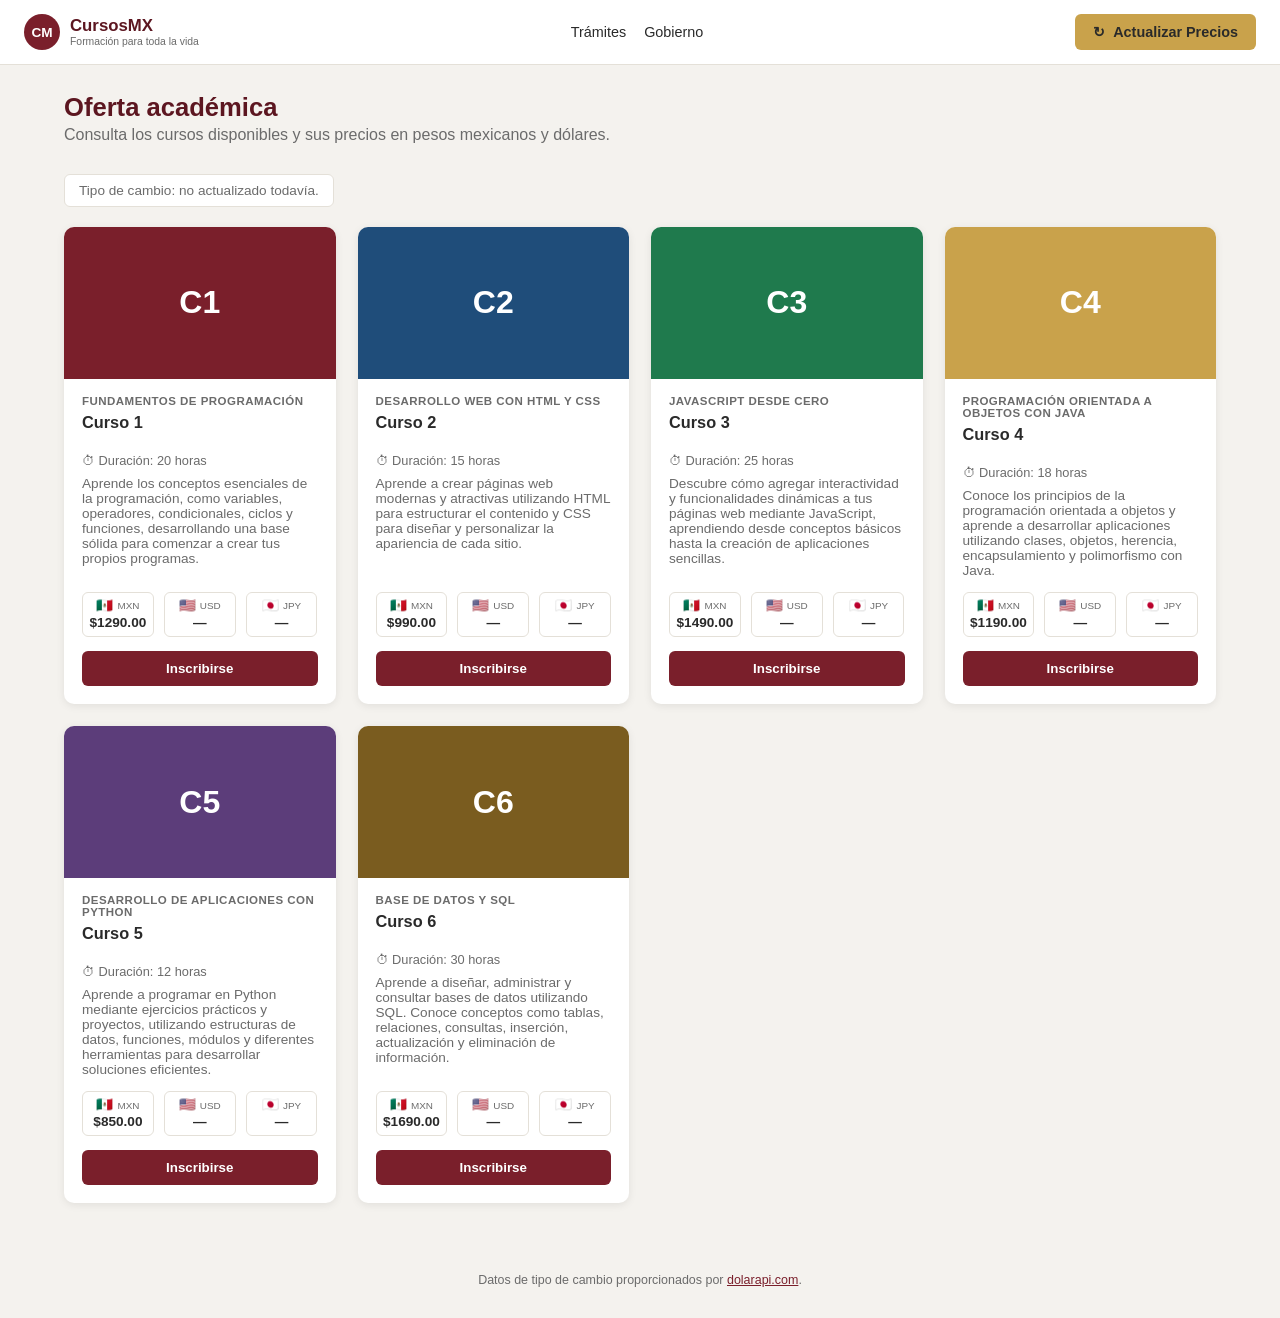
<file: index.html>
<!DOCTYPE html>
<html lang="es">
<head>
  <meta charset="UTF-8" />
  <meta name="viewport" content="width=device-width, initial-scale=1.0" />
  <title>Catálogo de Cursos</title>
  <link rel="stylesheet" href="style.css" />
</head>
<body>

  <header class="topbar">
    <div class="topbar__brand">
      <div class="topbar__logo">CM</div>
      <span class="topbar__title">CursosMX <small>Formación para toda la vida</small></span>
    </div>
    <nav class="topbar__nav">
      <a href="#">Trámites</a>
      <a href="#">Gobierno</a>
    </nav>
    <button id="btnActualizar" class="btn-actualizar">
      <span class="btn-actualizar__icon">&#8635;</span> Actualizar Precios
    </button>
  </header>

  <main class="content">
    <h1>Oferta académica</h1>
    <p class="subtitle">Consulta los cursos disponibles y sus precios en pesos mexicanos y dólares.</p>

    <p id="estadoTipoCambio" class="estado-tc">Tipo de cambio: no actualizado todavía.</p>

    <section class="grid" id="gridCursos">
      <!-- Las tarjetas se generan también desde script.js, pero se listan aquí como estructura base -->
    </section>
  </main>

  <footer class="footer">
    <p>Datos de tipo de cambio proporcionados por <a href="https://dolarapi.com" target="_blank" rel="noopener">dolarapi.com</a>.</p>
  </footer>

  <script src="script.js"></script>
</body>
</html>
</file>
<file: style.css>
/* ===== Variables ===== */
:root {
  --color-bg: #f4f2ee;
  --color-surface: #ffffff;
  --color-primary: #7a1f2b;
  --color-primary-dark: #5c1620;
  --color-accent: #c9a24b;
  --color-text: #2a2a2a;
  --color-text-muted: #6b6b6b;
  --color-border: #e4e0d8;
  --radius: 10px;
  --shadow: 0 2px 8px rgba(0, 0, 0, 0.08);
  --shadow-hover: 0 8px 20px rgba(0, 0, 0, 0.15);
}

* {
  box-sizing: border-box;
}

body {
  margin: 0;
  font-family: "Segoe UI", Roboto, Helvetica, Arial, sans-serif;
  background-color: var(--color-bg);
  color: var(--color-text);
}

/* ===== Topbar ===== */
.topbar {
  display: flex;
  align-items: center;
  justify-content: space-between;
  flex-wrap: wrap;
  gap: 12px;
  background-color: var(--color-surface);
  padding: 14px 24px;
  border-bottom: 1px solid var(--color-border);
}

.topbar__brand {
  display: flex;
  align-items: center;
  gap: 10px;
}

.topbar__logo {
  width: 36px;
  height: 36px;
  border-radius: 50%;
  background-color: var(--color-primary);
  color: #fff;
  display: flex;
  align-items: center;
  justify-content: center;
  font-weight: 700;
  font-size: 0.85rem;
}

.topbar__title {
  font-weight: 700;
  font-size: 1.05rem;
  color: var(--color-primary-dark);
  display: flex;
  flex-direction: column;
  line-height: 1.2;
}

.topbar__title small {
  font-weight: 400;
  font-size: 0.65rem;
  color: var(--color-text-muted);
}

.topbar__nav {
  display: flex;
  gap: 18px;
}

.topbar__nav a {
  text-decoration: none;
  color: var(--color-text);
  font-size: 0.9rem;
}

.topbar__nav a:hover {
  color: var(--color-primary);
}

.btn-actualizar {
  display: inline-flex;
  align-items: center;
  gap: 8px;
  background-color: var(--color-accent);
  color: #2a2a2a;
  border: none;
  padding: 10px 18px;
  border-radius: 6px;
  font-weight: 600;
  font-size: 0.9rem;
  cursor: pointer;
  transition: background-color 0.2s ease, transform 0.1s ease;
}

.btn-actualizar:hover {
  background-color: #b68f3c;
}

.btn-actualizar:active {
  transform: scale(0.97);
}

.btn-actualizar:disabled {
  opacity: 0.6;
  cursor: progress;
}

.btn-actualizar__icon {
  display: inline-block;
  transition: transform 0.4s ease;
}

.btn-actualizar.loading .btn-actualizar__icon {
  animation: spin 0.8s linear infinite;
}

@keyframes spin {
  from { transform: rotate(0deg); }
  to { transform: rotate(360deg); }
}

/* ===== Content ===== */
.content {
  max-width: 1200px;
  margin: 0 auto;
  padding: 28px 24px 40px;
}

.content h1 {
  margin: 0 0 4px;
  font-size: 1.6rem;
  color: var(--color-primary-dark);
}

.subtitle {
  margin: 0 0 16px;
  color: var(--color-text-muted);
}

.estado-tc {
  font-size: 0.85rem;
  color: var(--color-text-muted);
  background-color: var(--color-surface);
  border: 1px solid var(--color-border);
  border-radius: 6px;
  padding: 8px 14px;
  display: inline-block;
  margin-bottom: 20px;
}

.estado-tc.ok {
  color: #1f6d3b;
  border-color: #bfe3cb;
  background-color: #eefbf2;
}

.estado-tc.error {
  color: #a0272b;
  border-color: #f0c4c4;
  background-color: #fdecec;
}

/* ===== Grid responsivo de tarjetas (Requerimiento funcional 1) ===== */
.grid {
  display: grid;
  grid-template-columns: repeat(auto-fit, minmax(240px, 1fr));
  gap: 22px;
  position: relative;
}

/* ===== Tarjeta de curso ===== */
.card {
  position: relative;
  background-color: var(--color-surface);
  border-radius: var(--radius);
  overflow: hidden;
  box-shadow: var(--shadow);
  display: flex;
  flex-direction: column;
  transition: transform 0.35s ease, box-shadow 0.35s ease;
  transform-origin: center;
}

/* Efecto hover: toda la tarjeta del curso aumenta un 10% de su tamaño (Requerimiento funcional 2) */
.card:hover {
  transform: scale(1.1);
  box-shadow: var(--shadow-hover);
  z-index: 2;
}

.card__image-wrap {
  position: relative;
  overflow: hidden;
  aspect-ratio: 16 / 9;
}

.card__image {
  width: 100%;
  height: 100%;
  display: flex;
  align-items: center;
  justify-content: center;
  color: #fff;
  font-size: 2rem;
  font-weight: 700;
  /* El color de fondo lo define cada curso vía variable inline */
}

.card__body {
  padding: 16px 18px 18px;
  display: flex;
  flex-direction: column;
  flex: 1;
}

.card__institucion {
  font-size: 0.72rem;
  letter-spacing: 0.04em;
  text-transform: uppercase;
  color: var(--color-text-muted);
  font-weight: 700;
  margin-bottom: 6px;
}

.card__titulo {
  font-size: 1.02rem;
  margin: 0 0 8px;
  color: var(--color-text);
}

.card__duracion {
  font-size: 0.8rem;
  color: var(--color-text-muted);
  margin-bottom: 8px;
}

.card__descripcion {
  font-size: 0.85rem;
  color: var(--color-text-muted);
  margin: 0 0 14px;
  flex: 1;
}

.card__precios {
  display: flex;
  gap: 10px;
  margin-bottom: 14px;
}

.precio {
  flex: 1;
  min-width: 0;
  border: 1px solid var(--color-border);
  border-radius: 6px;
  padding: 6px 6px;
  text-align: center;
}

.precio__etiqueta {
  display: flex;
  align-items: center;
  justify-content: center;
  gap: 4px;
  font-size: 0.62rem;
  color: var(--color-text-muted);
  text-transform: uppercase;
  margin-bottom: 2px;
}

/* Bandera del país de la moneda, siempre a la izquierda de la etiqueta */
.precio__bandera {
  font-size: 0.85rem;
  line-height: 1;
}

.precio__valor {
  display: block;
  font-weight: 700;
  font-size: 0.85rem;
  white-space: nowrap;
}

.card__btn-inscripcion {
  background-color: var(--color-primary);
  color: #fff;
  border: none;
  padding: 10px;
  border-radius: 6px;
  font-weight: 600;
  cursor: pointer;
  transition: background-color 0.2s ease;
}

.card__btn-inscripcion:hover {
  background-color: var(--color-primary-dark);
}

/* ===== Footer ===== */
.footer {
  text-align: center;
  font-size: 0.78rem;
  color: var(--color-text-muted);
  padding: 18px;
}

.footer a {
  color: var(--color-primary);
}

/* ===== Responsivo ===== */
@media (max-width: 480px) {
  .topbar {
    justify-content: center;
    text-align: center;
  }

  .topbar__nav {
    order: 3;
  }
}
</file>
